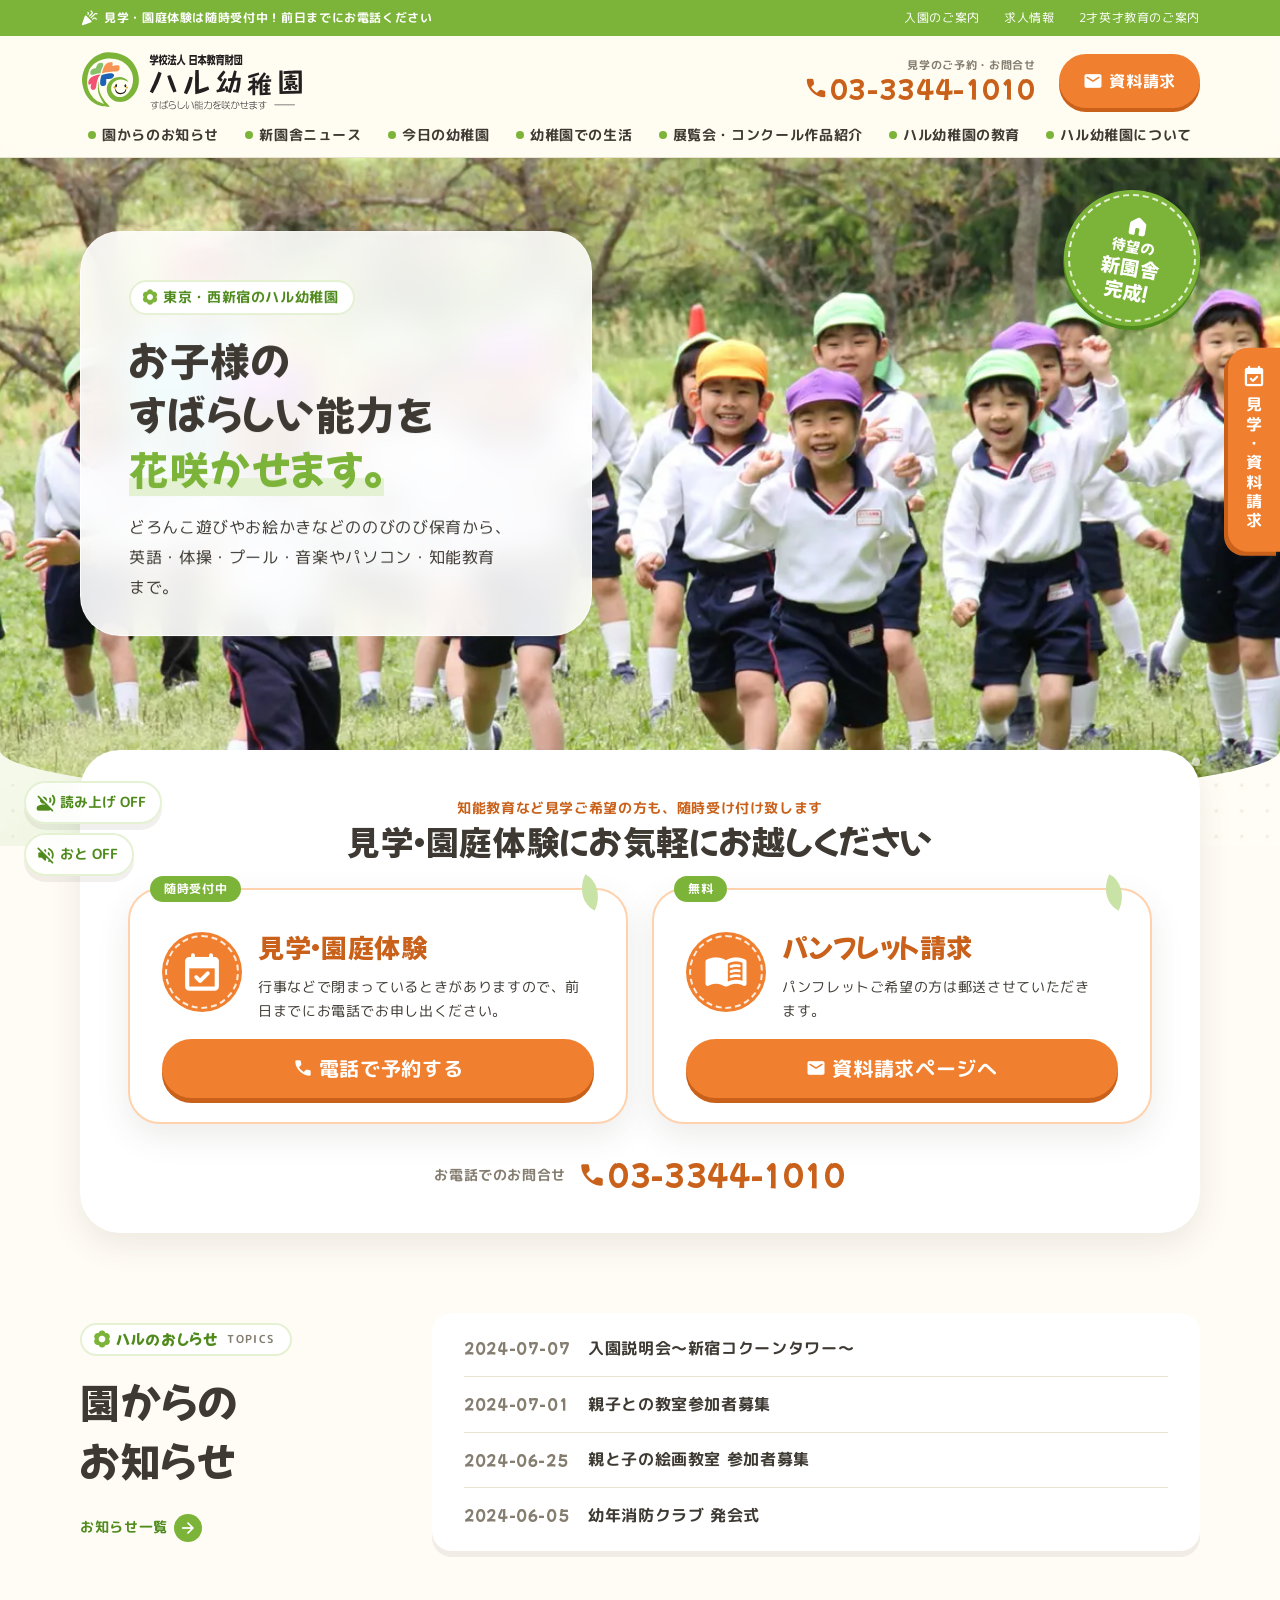
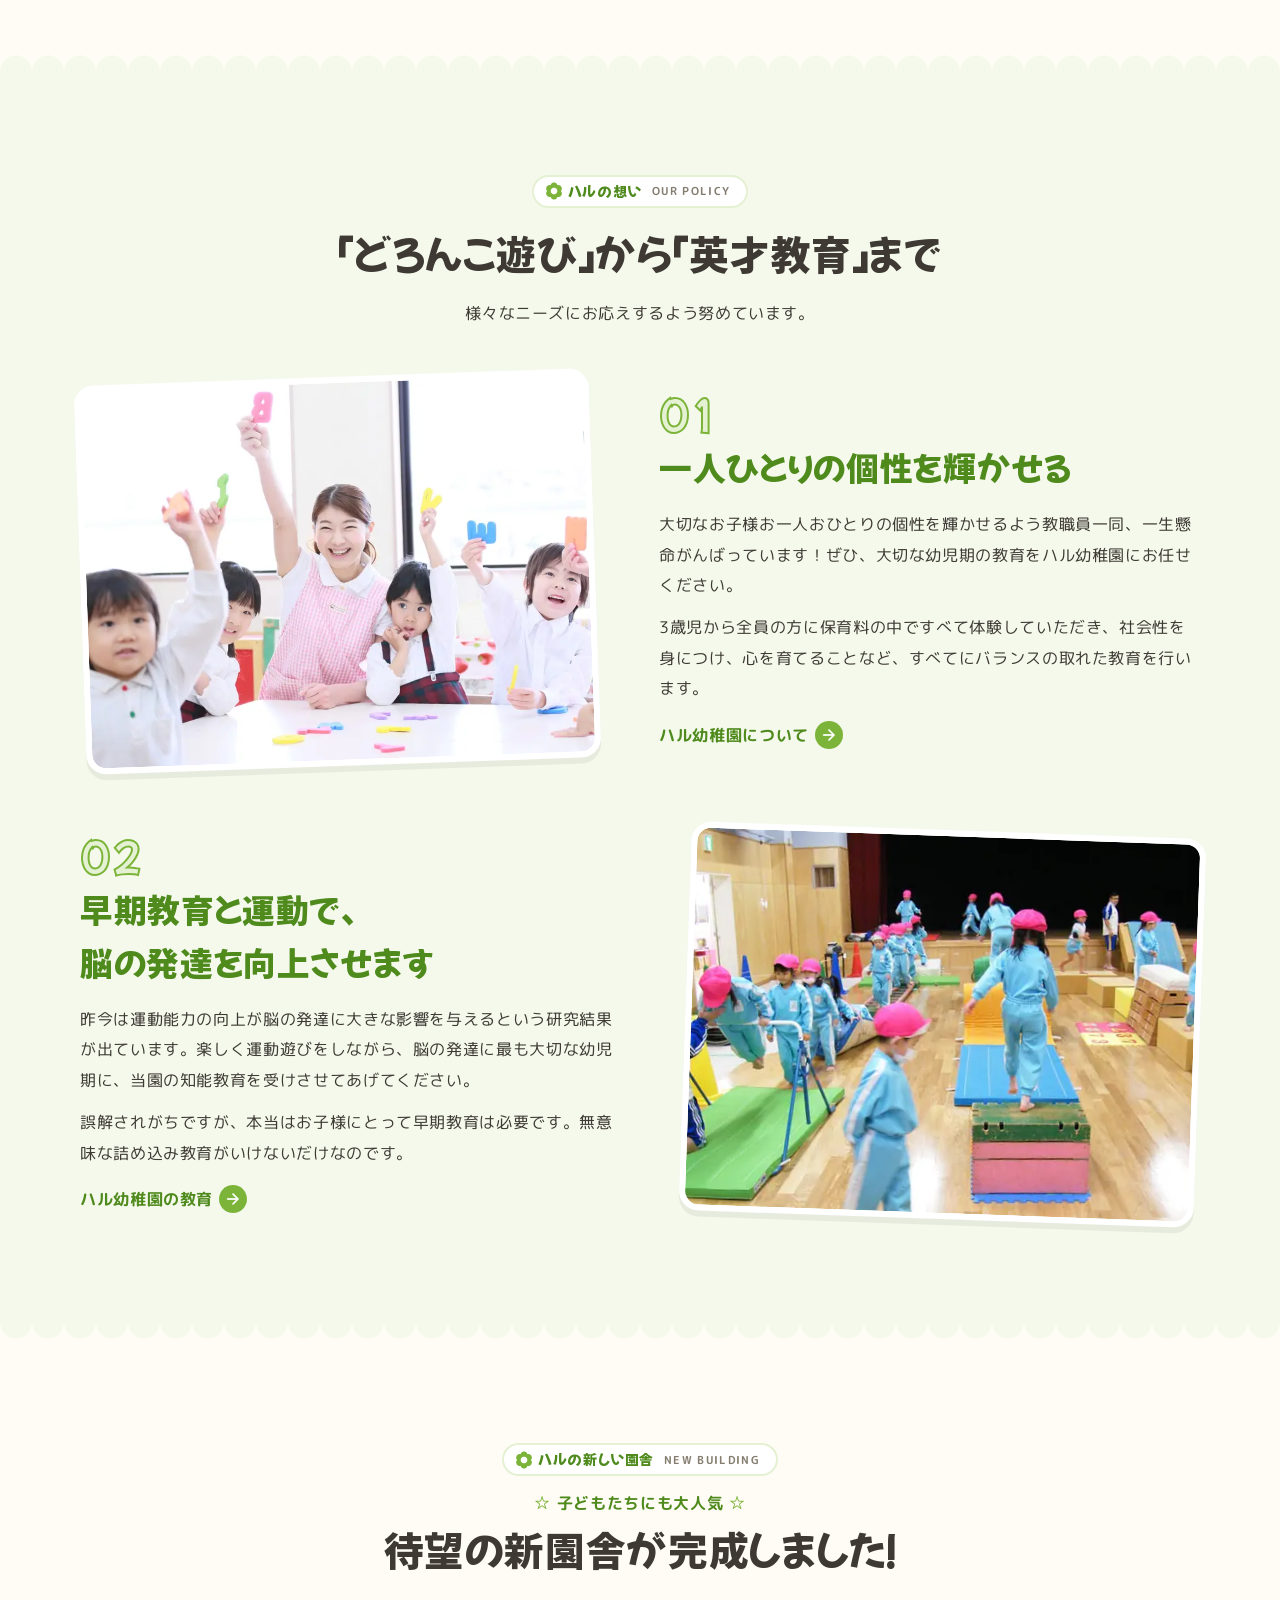
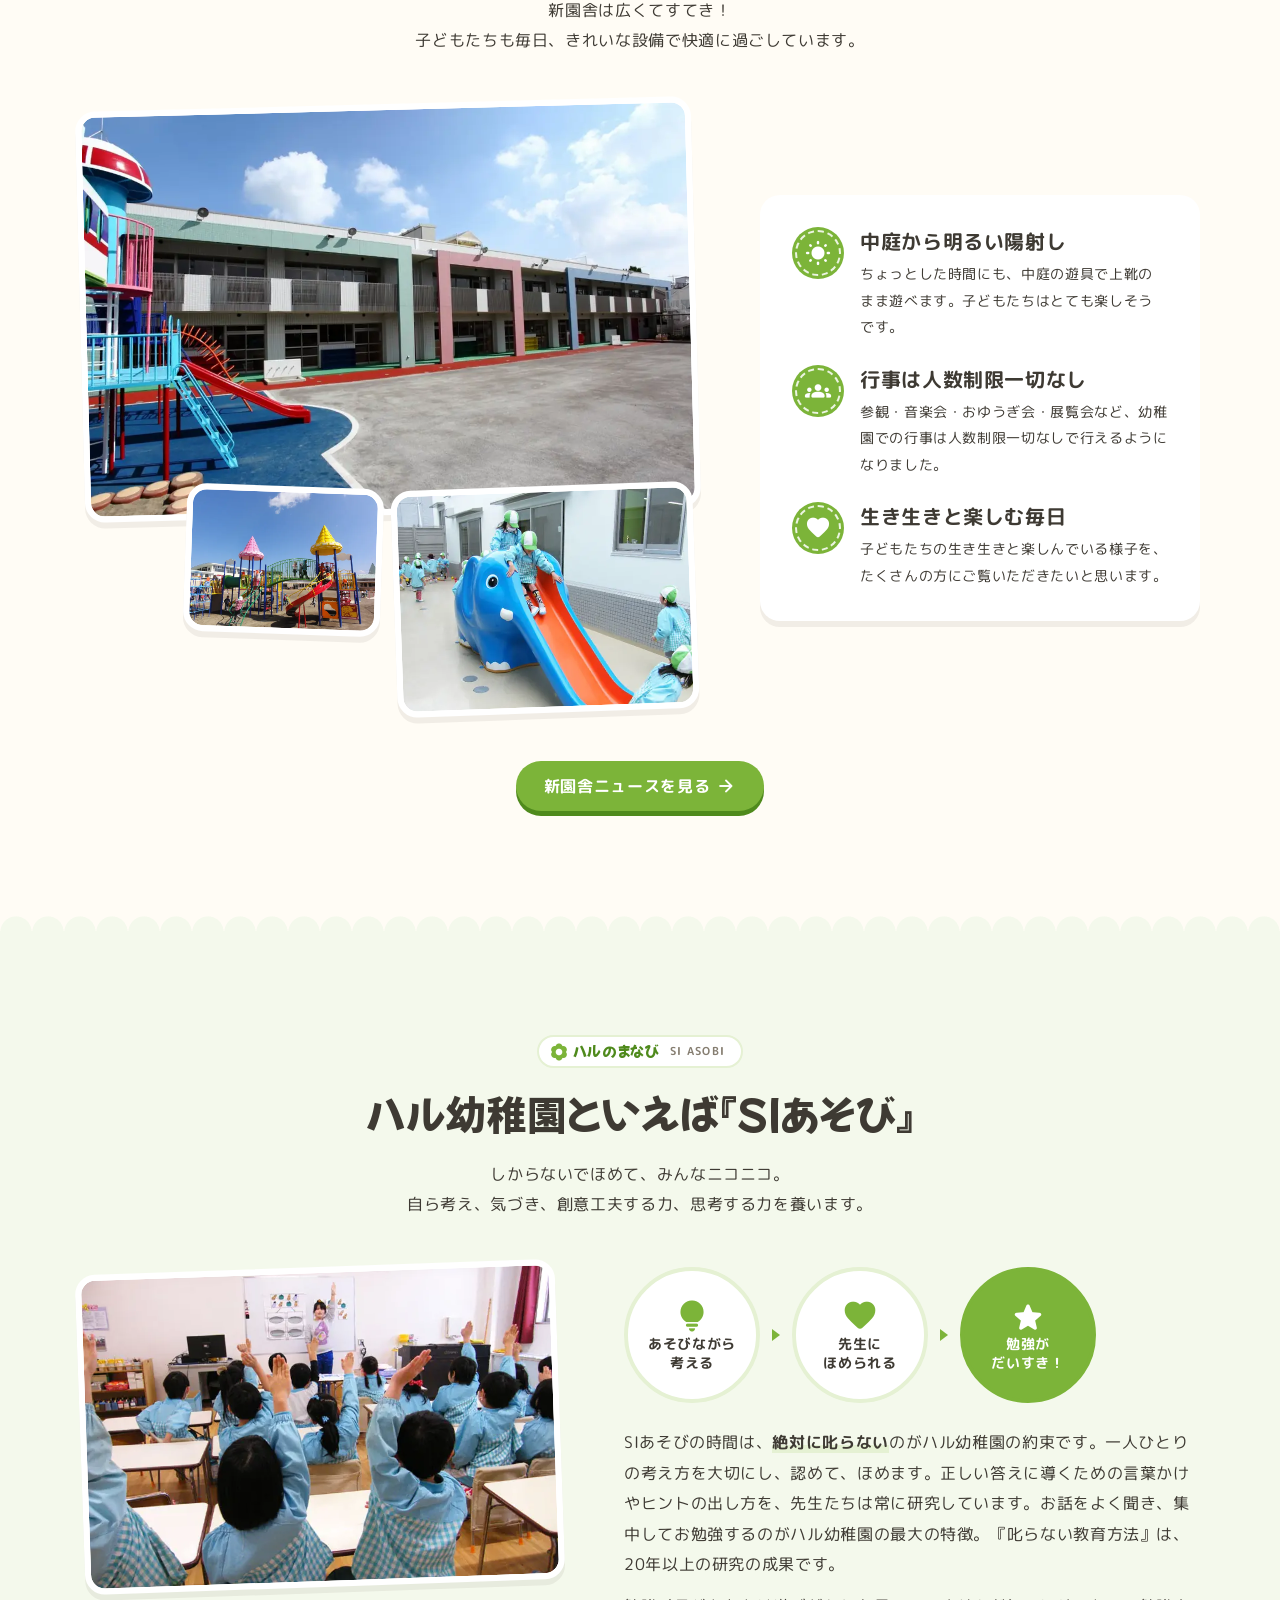
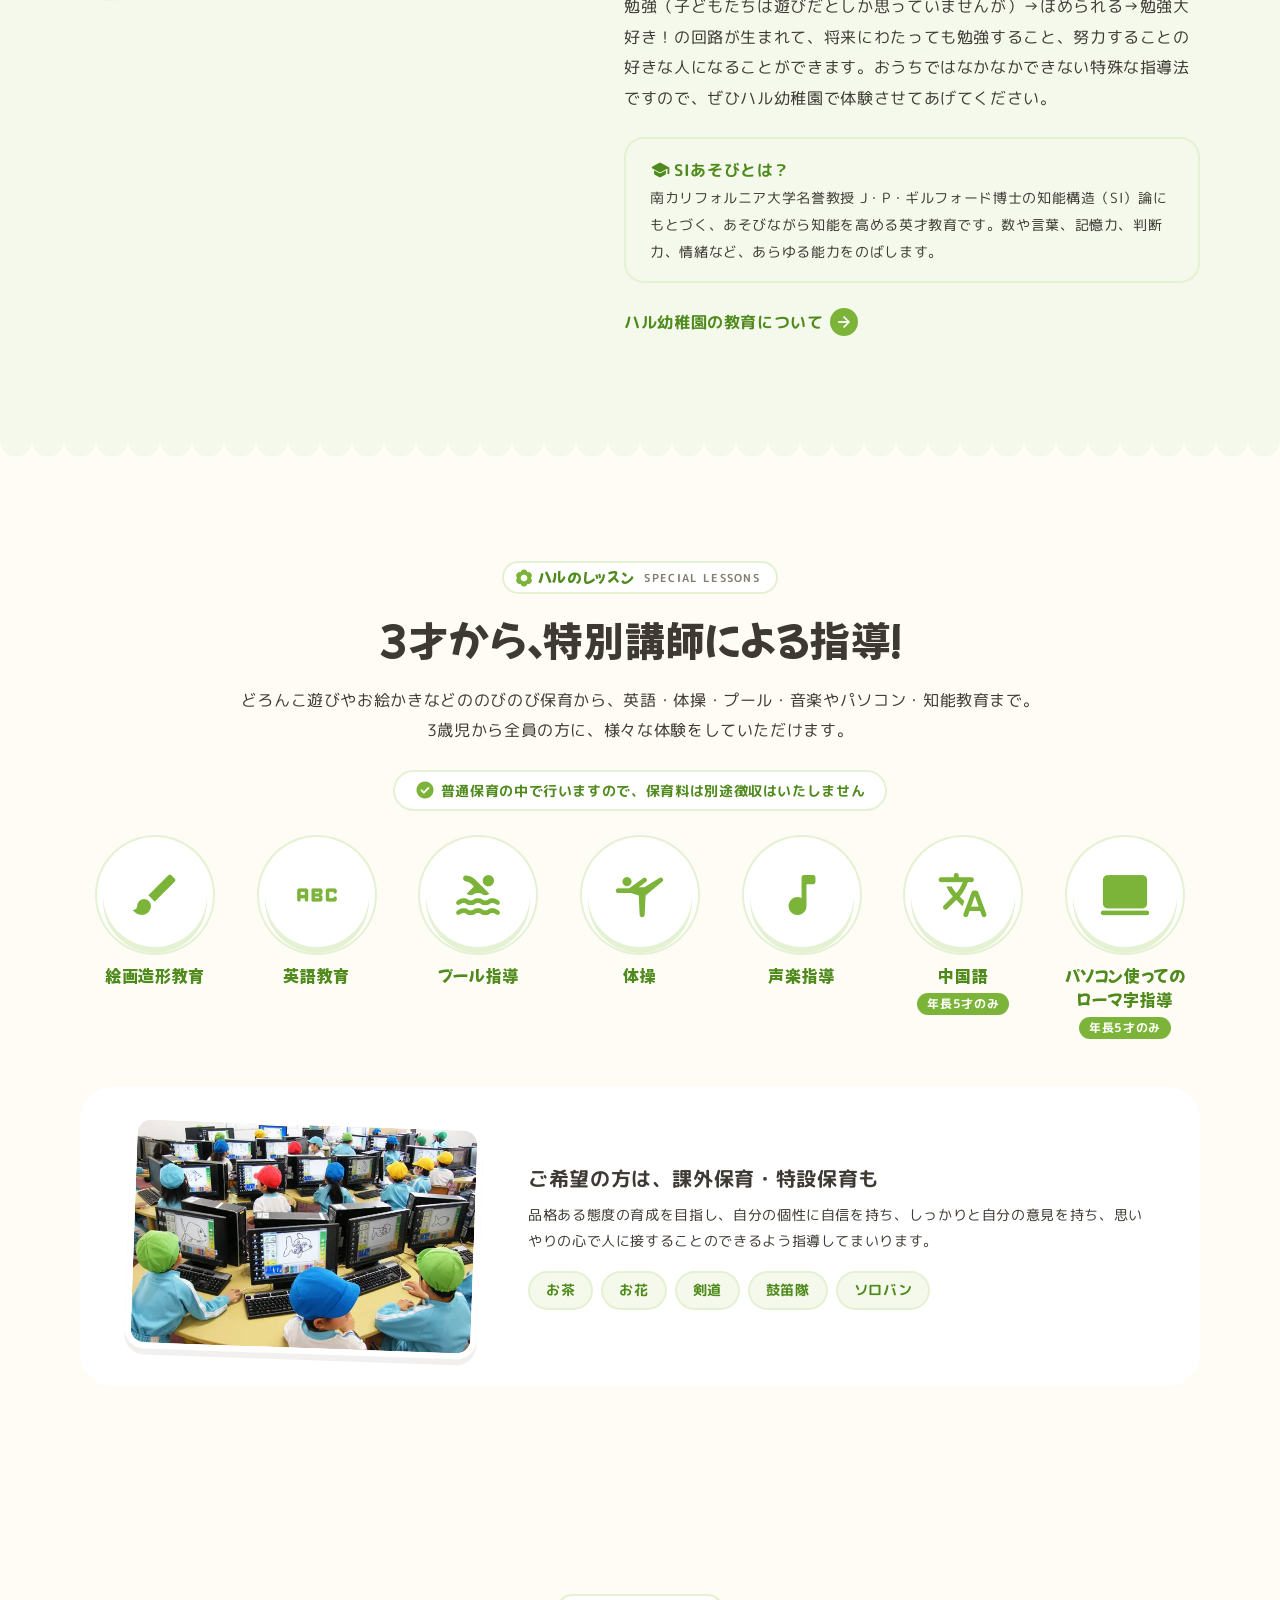
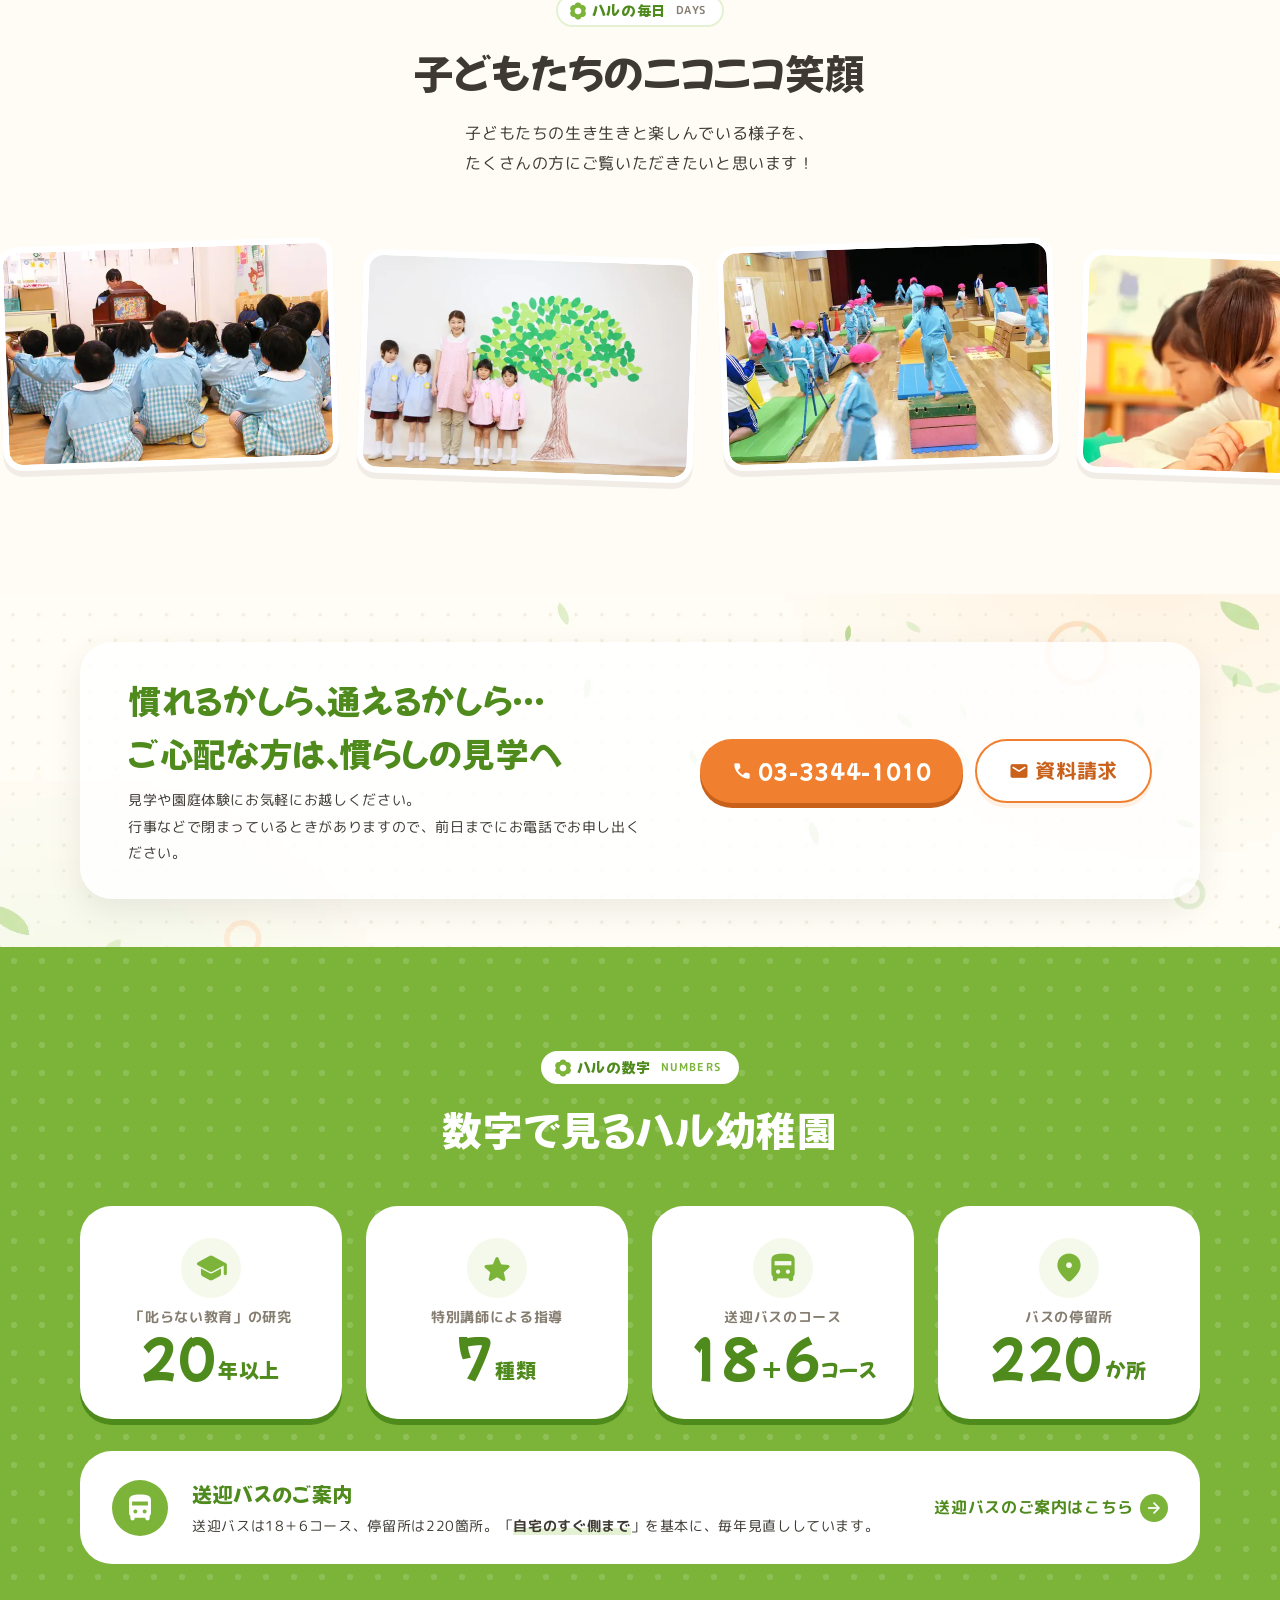
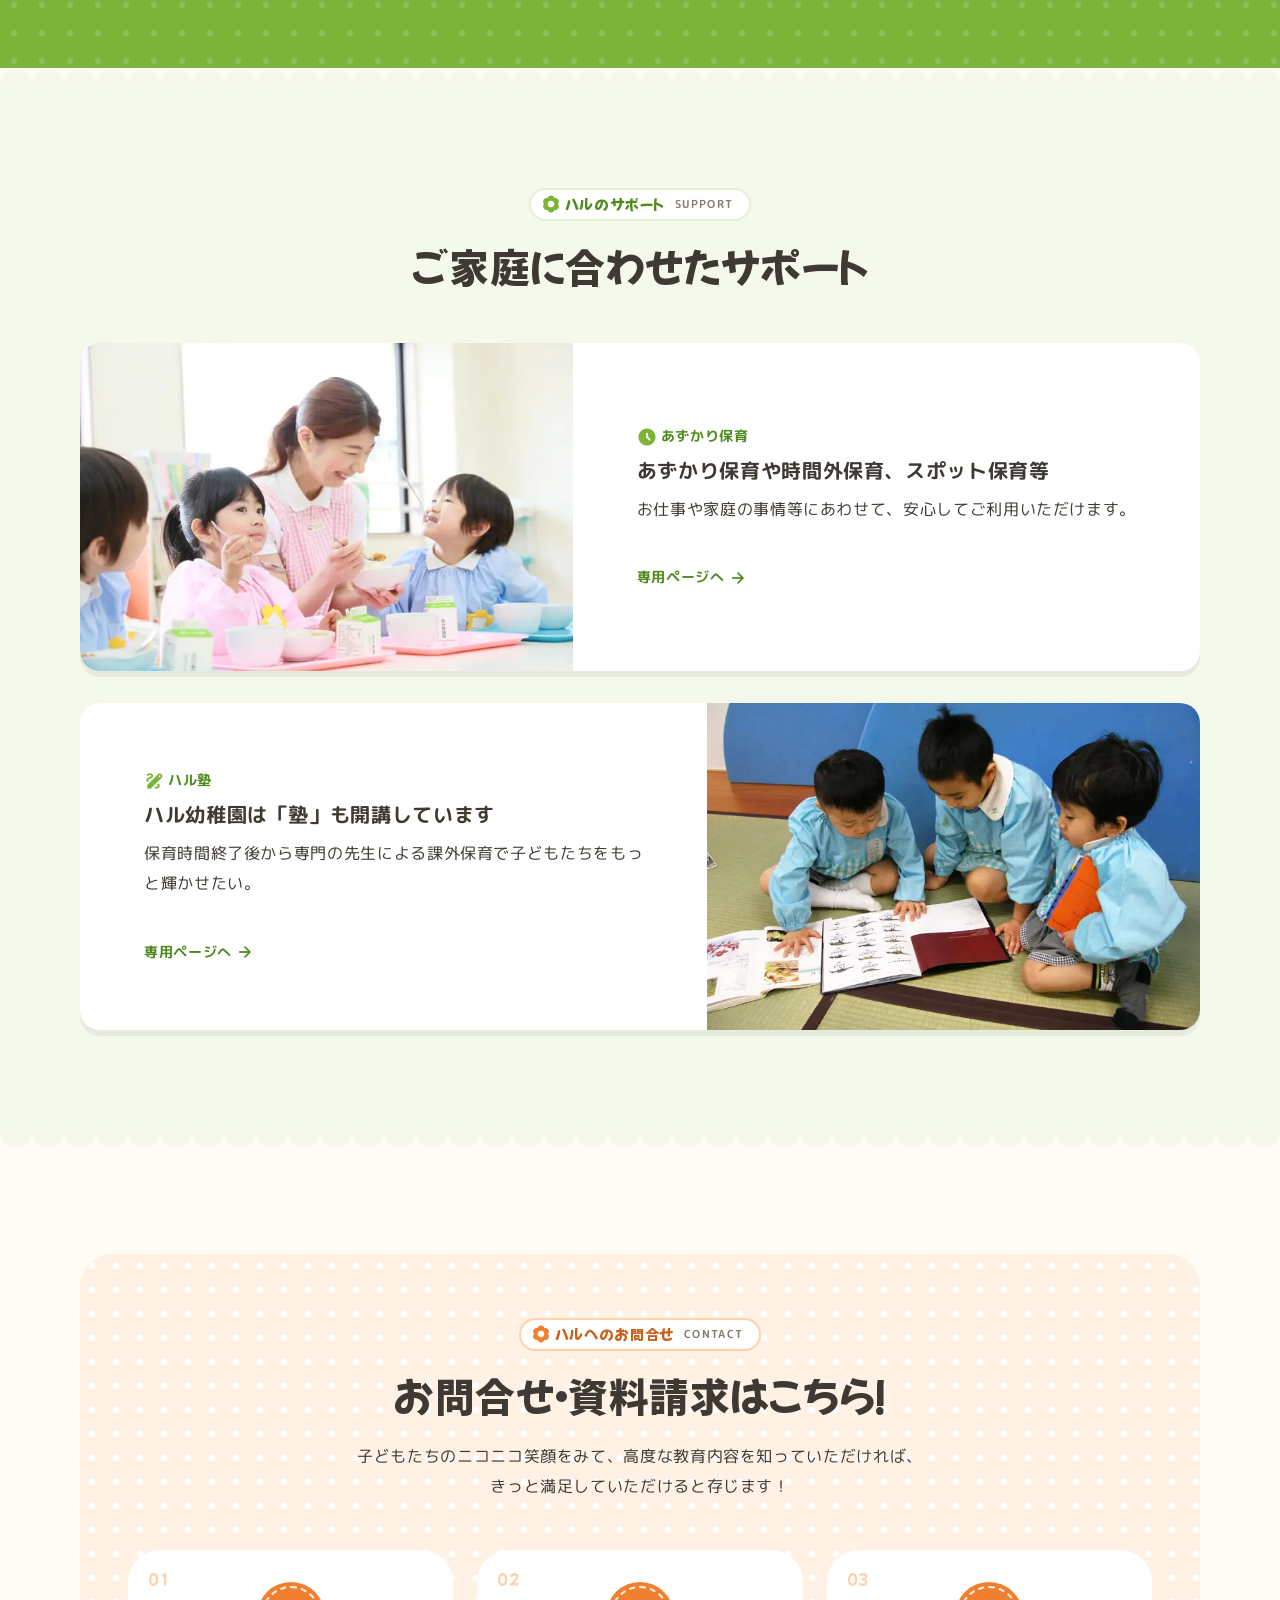
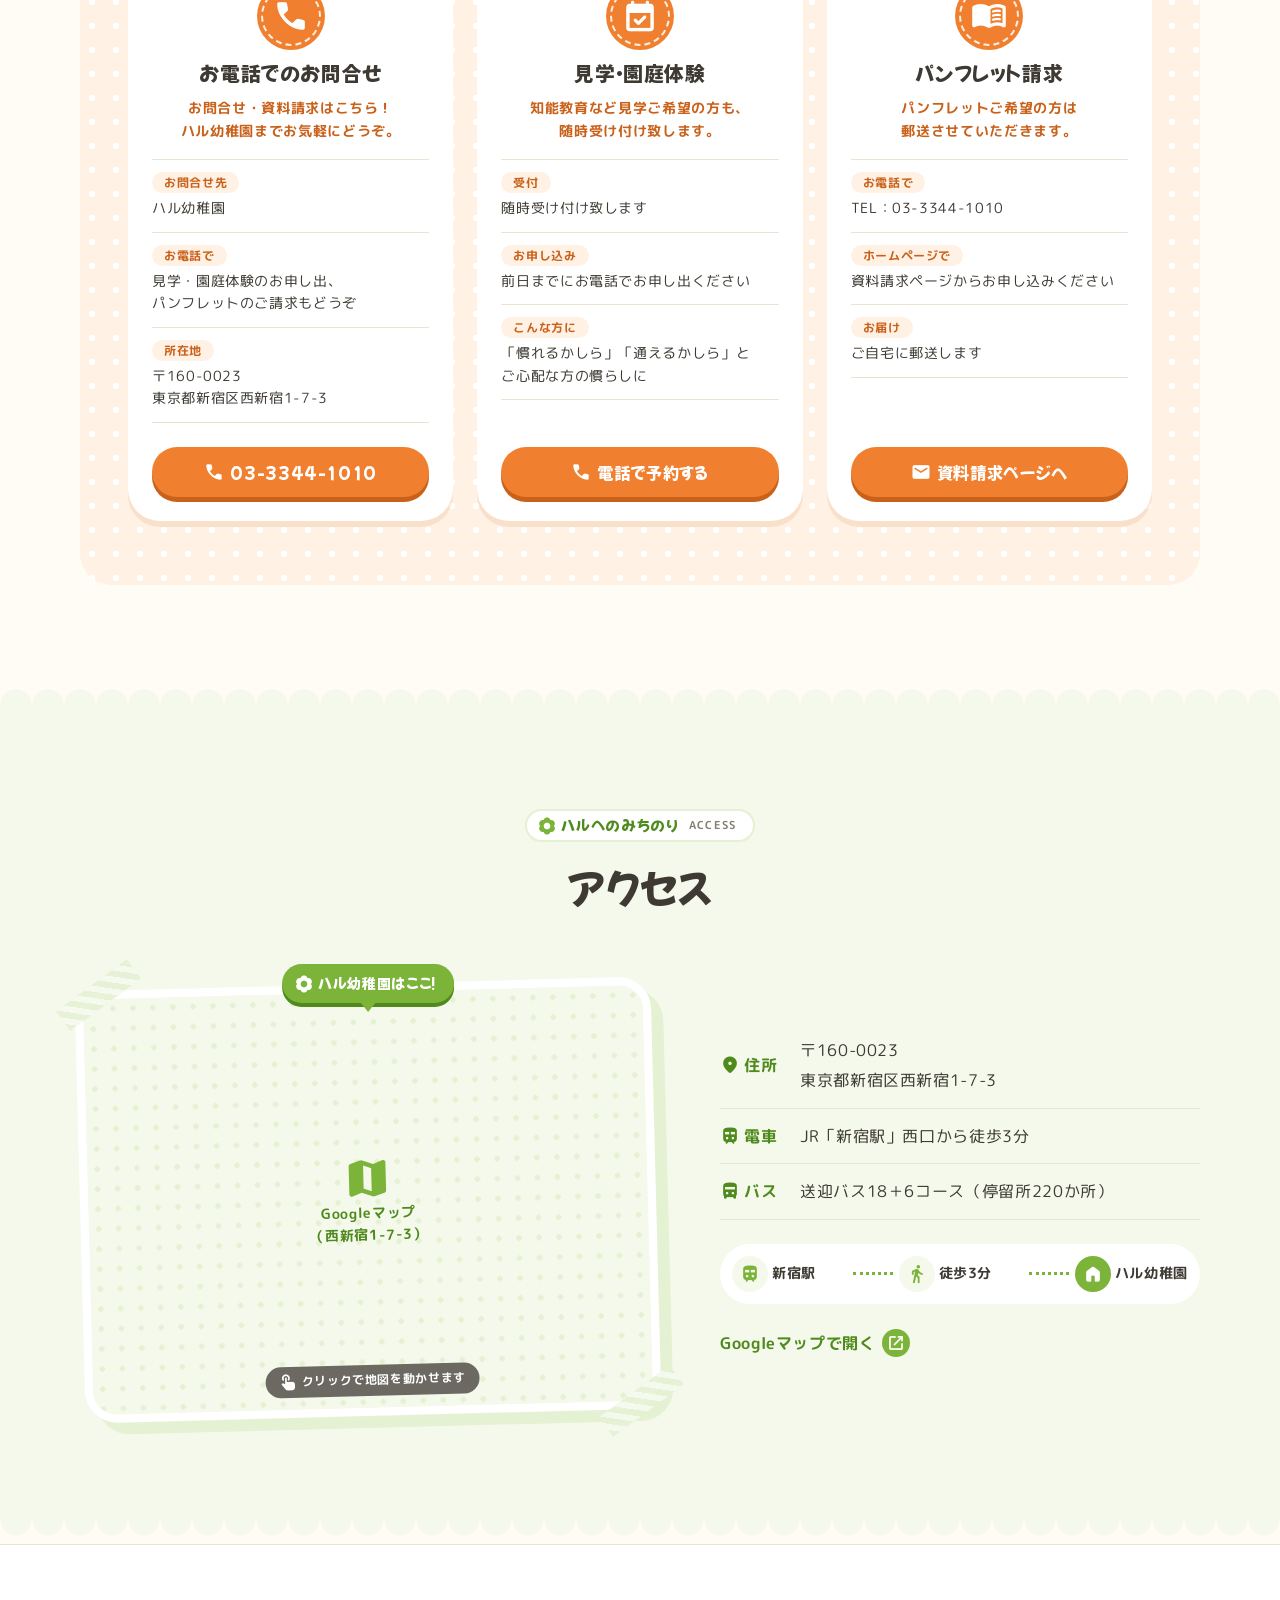
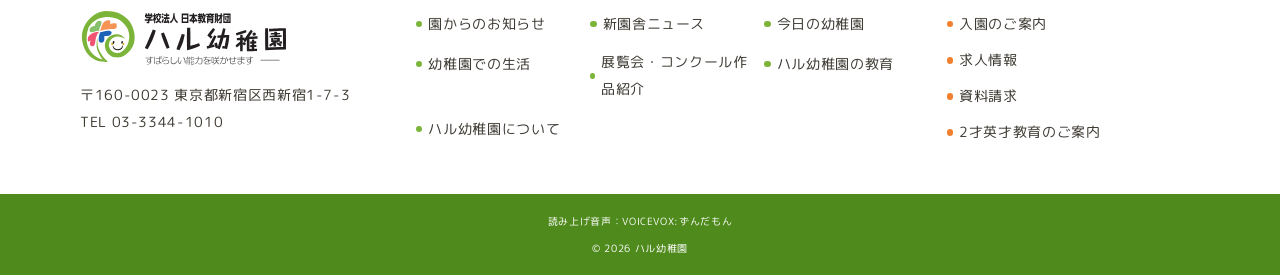
<file: index.html>
<!DOCTYPE html>
<html lang="ja">

<head>
  <meta charset="UTF-8">
  <meta name="viewport" content="width=device-width, initial-scale=1.0">
  <title>ハル幼稚園｜「できた！」にはなまるを。東京・西新宿の幼稚園</title>
  <meta name="description" content="東京・西新宿のハル幼稚園。叱らない知能教育「SIあそび」、3才からの特別講師による指導、待望の新園舎、送迎バス18＋6コース。見学・園庭体験は随時受け付けています。">
  <meta name="theme-color" content="#7cb439">

  <!-- OGP -->
  <meta property="og:type" content="website">
  <meta property="og:site_name" content="ハル幼稚園">
  <meta property="og:title" content="ハル幼稚園｜「できた！」にはなまるを。">
  <meta property="og:description" content="叱らない知能教育「SIあそび」と3才からの特別講師。お子様のすばらしい能力を花咲かせます。">
  <meta property="og:image" content="images/ogp.jpg">
  <meta name="twitter:card" content="summary_large_image">

  <!-- favicon -->
  <link rel="icon" href="favicon.ico" sizes="32x32">
  <link rel="apple-touch-icon" href="images/apple-touch-icon.png">

  <!-- Google Fonts（見出し：Mochiy Pop One／本文：M PLUS Rounded 1c／アイコン：Material Symbols Rounded） -->
  <link rel="preconnect" href="https://fonts.googleapis.com">
  <link rel="preconnect" href="https://fonts.gstatic.com" crossorigin>
  <link rel="stylesheet" href="https://fonts.googleapis.com/css2?family=M+PLUS+Rounded+1c:wght@400;700&family=Mochiy+Pop+One&display=swap">
  <link rel="stylesheet" href="https://fonts.googleapis.com/css2?family=Material+Symbols+Rounded:opsz,wght,FILL,GRAD@24,500,1,0&icon_names=abc,arrow_back,arrow_forward,arrow_upward,brush,call,celebration,check_circle,child_care,close,computer,directions_bus,directions_walk,door_open,draw,event_available,favorite,filter_vintage,groups,home,lightbulb,location_on,mail,map,menu,menu_book,music_note,open_in_new,pool,schedule,school,sports_gymnastics,star,touch_app,train,translate,volume_off,volume_up,wb_sunny,record_voice_over,voice_over_off&display=block">

  <link rel="stylesheet" href="css/reset.css">
  <link rel="stylesheet" href="css/style.css">
  <!-- WD27_05：Vue 3でナビ・コピーライトの共通化とMVのカルーセル -->
  <script src="js/vue.global.prod.js" defer></script>
  <script src="js/template.js" defer></script>
  <script src="js/carousel.js" defer></script>
  <script src="js/script.js" defer></script>
  <script src="js/sound.js" defer></script>
  <script src="js/zundamon-voices.js" defer></script>
  <script src="js/speech.js" defer></script>
  <script src="js/loader.js" defer></script>
  <script src="js/cursor.js" defer></script>

  <!-- 構造化データ -->
  <script type="application/ld+json">
  {
    "@context": "https://schema.org",
    "@type": "Preschool",
    "name": "ハル幼稚園",
    "description": "叱らない知能教育「SIあそび」と3才からの特別講師による指導を行う幼稚園です。",
    "telephone": "03-3344-1010",
    "address": {
      "@type": "PostalAddress",
      "postalCode": "160-0023",
      "addressRegion": "東京都",
      "addressLocality": "新宿区",
      "streetAddress": "西新宿1-7-3"
    }
  }
  </script>
</head>

<body>
  <!-- ローディング画面（読み込みが終わると消える） -->
  <!-- ローディング：サイトと同じ見た目（背景の光と葉っぱ、白いシールのカード、点線の模様） -->
  <div class="loader" id="loader" role="status" aria-label="読みこみ中">
    <span class="loader__leaf" aria-hidden="true"></span><span class="loader__leaf" aria-hidden="true"></span><span class="loader__leaf" aria-hidden="true"></span><span class="loader__leaf" aria-hidden="true"></span><span class="loader__leaf" aria-hidden="true"></span><span class="loader__leaf" aria-hidden="true"></span><span class="loader__leaf" aria-hidden="true"></span><span class="loader__leaf" aria-hidden="true"></span>
    <div class="loader__frame">
      <div class="loader__card">
        <img src="images/logo.svg" alt="ハル幼稚園" class="loader__logo" width="220" height="60">
        <div class="loader__bar" aria-hidden="true"><span></span></div>
        <p class="loader__percent" aria-live="off"><span class="loader__num">0</span>%</p>
      </div>
    </div>
  </div>

  <!-- ==================== ヘッダー ==================== -->
  <header class="header">
    <div class="header__util">
      <div class="header__util-inner">
        <p class="header__notice"><span class="material-symbols-rounded" aria-hidden="true">celebration</span>見学・園庭体験は随時受付中！前日までにお電話ください</p>
        <div id="util-navigation">
          <sub-navigation-template list-class="header__sub-list" link-class="header__sub-link" skip="資料請求"></sub-navigation-template>
        </div>
      </div>
    </div>

    <div class="header__main">
      <h1 class="header__logo">
        <a href="index.html"><img src="images/logo.svg" alt="学校法人 日本教育財団 ハル幼稚園" width="288" height="79"></a>
      </h1>

      <input type="checkbox" id="nav-toggle" class="header__toggle-check">
      <label for="nav-toggle" class="header__toggle" aria-label="メニューを開く">
        <span class="material-symbols-rounded header__toggle-open" aria-hidden="true">menu</span>
        <span class="material-symbols-rounded header__toggle-close" aria-hidden="true">close</span>
        <span class="header__toggle-text">MENU</span>
      </label>

      <nav class="nav" id="main-navigation" aria-label="メインメニュー">
        <header-navigation-template></header-navigation-template>
        <sub-navigation-template list-class="nav__sub-list"></sub-navigation-template>
        <a href="tel:0333441010" class="nav__tel"><span class="material-symbols-rounded" aria-hidden="true">call</span>03-3344-1010</a>
      </nav>

      <div class="header__contact">
        <a href="tel:0333441010" class="header__tel">
          <span class="header__tel-label">見学のご予約・お問合せ</span>
          <span class="header__tel-number"><span class="material-symbols-rounded" aria-hidden="true">call</span>03-3344-1010</span>
        </a>
        <a href="https://www.hal.ac.jp/tokyo" target="_blank" rel="noopener" class="header__cta"><span class="material-symbols-rounded" aria-hidden="true">mail</span>資料請求</a>
      </div>
    </div>
  </header>

  <main>
    <!-- ==================== メインビジュアル ==================== -->
    <section class="mv" aria-label="メインビジュアル">
      <div class="mv__inner">
        <div class="mv__photos" id="mv-slider">
          <ul class="mv__slides">
            <li class="mv__slide" v-for="(slide, index) in slides" :key="slide.img" :class="{ 'is-active': index === currentSlide }">
              <img :src="slide.img" :alt="slide.alt" :width="slide.width" :height="slide.height" :fetchpriority="index === 0 ? 'high' : 'low'">
            </li>
          </ul>
          <ul class="mv__dots" aria-hidden="true">
            <li class="mv__dot" v-for="(slide, index) in slides" :key="'dot' + index" :class="{ 'is-active': index === currentSlide }"></li>
          </ul>
          <a href="#new-building" class="mv__badge">
            <span class="material-symbols-rounded" aria-hidden="true">home</span>
            <span class="mv__badge-small">待望の</span>新園舎<br>完成！
          </a>
        </div>

        <div class="mv__body">
          <p class="mv__label"><span class="material-symbols-rounded" aria-hidden="true">filter_vintage</span>東京・西新宿のハル幼稚園</p>
          <h2 class="mv__copy">お子様の<br>すばらしい能力を<br><em class="mv__copy-em">花咲かせます。</em></h2>
          <p class="mv__lead">どろんこ遊びやお絵かきなどののびのび保育から、<br class="u-pc">英語・体操・プール・音楽やパソコン・知能教育まで。</p>
        </div>
      </div>
      <div class="mv__petals" aria-hidden="true">
        <span class="mv__petal"></span><span class="mv__petal"></span><span class="mv__petal"></span><span class="mv__petal"></span><span class="mv__petal"></span><span class="mv__petal"></span><span class="mv__petal"></span><span class="mv__petal"></span><span class="mv__petal"></span><span class="mv__petal"></span>
      </div>
    </section>

    <!-- ==================== 見学・資料請求（いちばんの入口） ==================== -->
    <section class="entry" aria-labelledby="entry-title">
      <div class="entry__inner container">
        <h2 class="entry__title" id="entry-title"><span class="entry__title-small">知能教育など見学ご希望の方も、<br class="u-sp">随時受け付け致します</span>見学・園庭体験に<br class="u-sp">お気軽にお越しください</h2>
        <ul class="entry__list">
          <li class="entry__item">
            <span class="entry__ribbon">随時受付中</span>
            <span class="entry__icon material-symbols-rounded" aria-hidden="true">event_available</span>
            <div class="entry__body">
              <h3 class="entry__name">見学・園庭体験</h3>
              <p class="entry__text">行事などで閉まっているときがありますので、前日までにお電話でお申し出ください。</p>
            </div>
            <a href="tel:0333441010" class="button button--accent button--large entry__button"><span class="material-symbols-rounded" aria-hidden="true">call</span>電話で予約する</a>
          </li>
          <li class="entry__item">
            <span class="entry__ribbon">無料</span>
            <span class="entry__icon material-symbols-rounded" aria-hidden="true">menu_book</span>
            <div class="entry__body">
              <h3 class="entry__name">パンフレット請求</h3>
              <p class="entry__text">パンフレットご希望の方は郵送させていただきます。</p>
            </div>
            <a href="https://www.hal.ac.jp/tokyo" target="_blank" rel="noopener" class="button button--accent button--large entry__button"><span class="material-symbols-rounded" aria-hidden="true">mail</span>資料請求ページへ</a>
          </li>
        </ul>
        <p class="entry__tel">お電話でのお問合せ<a href="tel:0333441010"><span class="material-symbols-rounded" aria-hidden="true">call</span>03-3344-1010</a></p>
      </div>
    </section>

    <!-- ==================== TOPICS ==================== -->
    <section class="topics section" id="topics">
      <div class="topics__inner container">
        <div class="heading heading--left topics__heading">
          <p class="heading__label"><span class="material-symbols-rounded" aria-hidden="true">filter_vintage</span>ハルのおしらせ<span class="heading__en">Topics</span></p>
          <h2 class="heading__ja">園からのお知らせ</h2>
          <a href="#" class="more topics__more">お知らせ一覧<span class="material-symbols-rounded" aria-hidden="true">arrow_forward</span></a>
        </div>
        <ul class="topics__list">
          <li class="topics__item">
            <a href="#" class="topics__link">
              <time datetime="2024-07-07" class="topics__date">2024-07-07</time>
              <span class="topics__title">入園説明会～新宿コクーンタワー～</span>
            </a>
          </li>
          <li class="topics__item">
            <a href="#" class="topics__link">
              <time datetime="2024-07-01" class="topics__date">2024-07-01</time>
              <span class="topics__title">親子との教室参加者募集</span>
            </a>
          </li>
          <li class="topics__item">
            <a href="#" class="topics__link">
              <time datetime="2024-06-25" class="topics__date">2024-06-25</time>
              <span class="topics__title">親と子の絵画教室 参加者募集</span>
            </a>
          </li>
          <li class="topics__item">
            <a href="#" class="topics__link">
              <time datetime="2024-06-05" class="topics__date">2024-06-05</time>
              <span class="topics__title">幼年消防クラブ 発会式</span>
            </a>
          </li>
        </ul>
      </div>
    </section>

    <!-- ==================== ハルの想い（クライアント情報 1・2） ==================== -->
    <section class="about section section--tint" id="about">
      <div class="container">
        <div class="heading">
          <p class="heading__label"><span class="material-symbols-rounded" aria-hidden="true">filter_vintage</span>ハルの想い<span class="heading__en">Our Policy</span></p>
          <h2 class="heading__ja">「どろんこ遊び」から<br class="u-sp">「英才教育」まで</h2>
          <p class="heading__lead">様々なニーズにお応えするよう努めています。</p>
        </div>
        <div class="about__list">
          <article class="about__item">
            <figure class="sticker about__photo"><img src="images/photo-22.webp" alt="先生と一緒に文字のブロックを高くかかげる子どもたち" width="900" height="720" loading="lazy"></figure>
            <div class="about__body">
              <p class="about__num">01</p>
              <h3 class="about__title">一人ひとりの個性を輝かせる</h3>
              <p class="about__text">大切なお子様お一人おひとりの個性を輝かせるよう教職員一同、一生懸命がんばっています！ぜひ、大切な幼児期の教育をハル幼稚園にお任せください。</p>
              <p class="about__text">3歳児から全員の方に保育料の中ですべて体験していただき、社会性を身につけ、心を育てることなど、すべてにバランスの取れた教育を行います。</p>
              <a href="#" class="more">ハル幼稚園について<span class="material-symbols-rounded" aria-hidden="true">arrow_forward</span></a>
            </div>
          </article>
          <article class="about__item">
            <figure class="sticker about__photo"><img src="images/photo-10.webp" alt="体育館で平均台やマットの運動あそびをする子どもたち" width="700" height="525" loading="lazy"></figure>
            <div class="about__body">
              <p class="about__num">02</p>
              <h3 class="about__title">早期教育と運動で、<br>脳の発達を向上させます</h3>
              <p class="about__text">昨今は運動能力の向上が脳の発達に大きな影響を与えるという研究結果が出ています。楽しく運動遊びをしながら、脳の発達に最も大切な幼児期に、当園の知能教育を受けさせてあげてください。</p>
              <p class="about__text">誤解されがちですが、本当はお子様にとって早期教育は必要です。無意味な詰め込み教育がいけないだけなのです。</p>
              <a href="#" class="more">ハル幼稚園の教育<span class="material-symbols-rounded" aria-hidden="true">arrow_forward</span></a>
            </div>
          </article>
        </div>
      </div>
    </section>

    <!-- ==================== 新園舎 ==================== -->
    <section class="building section" id="new-building">
      <div class="container">
        <div class="heading">
          <p class="heading__label"><span class="material-symbols-rounded" aria-hidden="true">filter_vintage</span>ハルの新しい園舎<span class="heading__en">New Building</span></p>
          <h2 class="heading__ja"><span class="heading__pre">子どもたちにも大人気</span>待望の新園舎が完成しました！</h2>
          <p class="heading__lead">新園舎は広くてすてき！<br class="u-pc">子どもたちも毎日、きれいな設備で快適に過ごしています。</p>
        </div>

        <div class="building__body">
          <div class="building__photos">
            <figure class="sticker building__photo building__photo--main"><img src="images/photo-17.webp" alt="カラフルな遊具がある新園舎と園庭" width="1000" height="666" loading="lazy"></figure>
            <figure class="sticker building__photo building__photo--sub1"><img src="images/photo-15.webp" alt="中庭のお城のような遊具" width="700" height="525" loading="lazy"></figure>
            <figure class="sticker building__photo building__photo--sub2"><img src="images/photo-08.webp" alt="ぞうのすべり台で遊ぶ子どもたち" width="600" height="397" loading="lazy"></figure>
          </div>

          <ul class="building__points">
            <li class="point">
              <span class="point__icon material-symbols-rounded" aria-hidden="true">wb_sunny</span>
              <div>
                <h3 class="point__title">中庭から明るい陽射し</h3>
                <p class="point__text">ちょっとした時間にも、中庭の遊具で上靴のまま遊べます。子どもたちはとても楽しそうです。</p>
              </div>
            </li>
            <li class="point">
              <span class="point__icon material-symbols-rounded" aria-hidden="true">groups</span>
              <div>
                <h3 class="point__title">行事は人数制限一切なし</h3>
                <p class="point__text">参観・音楽会・おゆうぎ会・展覧会など、幼稚園での行事は人数制限一切なしで行えるようになりました。</p>
              </div>
            </li>
            <li class="point">
              <span class="point__icon material-symbols-rounded" aria-hidden="true">favorite</span>
              <div>
                <h3 class="point__title">生き生きと楽しむ毎日</h3>
                <p class="point__text">子どもたちの生き生きと楽しんでいる様子を、たくさんの方にご覧いただきたいと思います。</p>
              </div>
            </li>
          </ul>
        </div>
        <p class="u-center"><a href="#" class="button button--main">新園舎ニュースを見る<span class="material-symbols-rounded" aria-hidden="true">arrow_forward</span></a></p>
      </div>
    </section>

    <!-- ==================== SIあそび ==================== -->
    <section class="si section section--tint" id="si">
      <div class="container">
        <div class="heading">
          <p class="heading__label"><span class="material-symbols-rounded" aria-hidden="true">filter_vintage</span>ハルのまなび<span class="heading__en">SI Asobi</span></p>
          <h2 class="heading__ja">ハル幼稚園といえば<br class="u-sp">『SIあそび』</h2>
          <p class="heading__lead">しからないでほめて、みんなニコニコ。<br>自ら考え、気づき、創意工夫する力、思考する力を養います。</p>
        </div>

        <div class="si__body">
          <figure class="sticker si__photo"><img src="images/photo-05.webp" alt="先生の問いかけに元気よく手をあげる子どもたち" width="690" height="457" loading="lazy"></figure>

          <div class="si__text">
            <ol class="si__flow">
              <li class="si__step">
                <span class="si__step-icon material-symbols-rounded" aria-hidden="true">lightbulb</span>
                <span class="si__step-text">あそびながら<br>考える</span>
              </li>
              <li class="si__step">
                <span class="si__step-icon material-symbols-rounded" aria-hidden="true">favorite</span>
                <span class="si__step-text">先生に<br>ほめられる</span>
              </li>
              <li class="si__step">
                <span class="si__step-icon material-symbols-rounded" aria-hidden="true">star</span>
                <span class="si__step-text">勉強が<br>だいすき！</span>
              </li>
            </ol>
            <p class="si__desc">SIあそびの時間は、<strong class="u-marker">絶対に叱らない</strong>のがハル幼稚園の約束です。一人ひとりの考え方を大切にし、認めて、ほめます。正しい答えに導くための言葉かけやヒントの出し方を、先生たちは常に研究しています。お話をよく聞き、集中してお勉強するのがハル幼稚園の最大の特徴。『叱らない教育方法』は、20年以上の研究の成果です。</p>
            <p class="si__desc">勉強（子どもたちは遊びだとしか思っていませんが）→ほめられる→勉強大好き！の回路が生まれて、将来にわたっても勉強すること、努力することの好きな人になることができます。おうちではなかなかできない特殊な指導法ですので、ぜひハル幼稚園で体験させてあげてください。</p>
            <div class="si__note">
              <p class="si__note-title"><span class="material-symbols-rounded" aria-hidden="true">school</span>SIあそびとは？</p>
              <p class="si__note-text">南カリフォルニア大学名誉教授 J・P・ギルフォード博士の知能構造（SI）論にもとづく、あそびながら知能を高める英才教育です。数や言葉、記憶力、判断力、情緒など、あらゆる能力をのばします。</p>
            </div>
            <a href="#" class="more">ハル幼稚園の教育について<span class="material-symbols-rounded" aria-hidden="true">arrow_forward</span></a>
          </div>
        </div>
      </div>
    </section>

    <!-- ==================== 特別講師 ==================== -->
    <section class="lessons section" id="lessons">
      <div class="container">
        <div class="heading">
          <p class="heading__label"><span class="material-symbols-rounded" aria-hidden="true">filter_vintage</span>ハルのレッスン<span class="heading__en">Special Lessons</span></p>
          <h2 class="heading__ja">3才から、<br class="u-sp">特別講師による指導！</h2>
          <p class="heading__lead">どろんこ遊びやお絵かきなどののびのび保育から、英語・体操・プール・音楽やパソコン・知能教育まで。<br class="u-pc">3歳児から全員の方に、様々な体験をしていただけます。</p>
        </div>

        <p class="lessons__badge"><span class="material-symbols-rounded" aria-hidden="true">check_circle</span>普通保育の中で行いますので、保育料は別途徴収はいたしません</p>

        <ul class="lessons__list">
          <li class="lesson">
            <span class="lesson__icon material-symbols-rounded" aria-hidden="true">brush</span>
            <h3 class="lesson__name">絵画造形教育</h3>
          </li>
          <li class="lesson">
            <span class="lesson__icon material-symbols-rounded" aria-hidden="true">abc</span>
            <h3 class="lesson__name">英語教育</h3>
          </li>
          <li class="lesson">
            <span class="lesson__icon material-symbols-rounded" aria-hidden="true">pool</span>
            <h3 class="lesson__name">プール指導</h3>
          </li>
          <li class="lesson">
            <span class="lesson__icon material-symbols-rounded" aria-hidden="true">sports_gymnastics</span>
            <h3 class="lesson__name">体操</h3>
          </li>
          <li class="lesson">
            <span class="lesson__icon material-symbols-rounded" aria-hidden="true">music_note</span>
            <h3 class="lesson__name">声楽指導</h3>
          </li>
          <li class="lesson">
            <span class="lesson__icon material-symbols-rounded" aria-hidden="true">translate</span>
            <h3 class="lesson__name">中国語</h3>
            <p class="lesson__note">年長5才のみ</p>
          </li>
          <li class="lesson">
            <span class="lesson__icon material-symbols-rounded" aria-hidden="true">computer</span>
            <h3 class="lesson__name">パソコン使っての<br>ローマ字指導</h3>
            <p class="lesson__note">年長5才のみ</p>
          </li>
        </ul>

        <div class="lessons__extra">
          <figure class="sticker lessons__photo"><img src="images/photo-06.webp" alt="パソコンの授業を受ける年長の子どもたち" width="600" height="397" loading="lazy"></figure>
          <div class="lessons__extra-body">
            <h3 class="lessons__extra-title">ご希望の方は、課外保育・特設保育も</h3>
            <p class="lessons__extra-text">品格ある態度の育成を目指し、自分の個性に自信を持ち、しっかりと自分の意見を持ち、思いやりの心で人に接することのできるよう指導してまいります。</p>
            <ul class="chips">
              <li class="chip">お茶</li>
              <li class="chip">お花</li>
              <li class="chip">剣道</li>
              <li class="chip">鼓笛隊</li>
              <li class="chip">ソロバン</li>
            </ul>
          </div>
        </div>
      </div>
    </section>

    <!-- ==================== ハルの毎日（写真が流れる帯） ==================== -->
    <section class="days section" id="days">
      <div class="container">
        <div class="heading">
          <p class="heading__label"><span class="material-symbols-rounded" aria-hidden="true">filter_vintage</span>ハルの毎日<span class="heading__en">Days</span></p>
          <h2 class="heading__ja">子どもたちのニコニコ笑顔</h2>
          <p class="heading__lead">子どもたちの生き生きと楽しんでいる様子を、<br class="u-pc">たくさんの方にご覧いただきたいと思います！</p>
        </div>
      </div>
      <div class="days__marquee">
        <div class="days__track">
          <ul class="days__list">
            <li class="days__item"><figure class="sticker days__photo"><img src="images/photo-11.webp" alt="紙芝居を聞く子どもたち" width="600" height="400" loading="lazy"></figure></li>
            <li class="days__item"><figure class="sticker days__photo"><img src="images/photo-21.webp" alt="木の壁画の前でならぶ子どもたち" width="600" height="400" loading="lazy"></figure></li>
            <li class="days__item"><figure class="sticker days__photo"><img src="images/photo-10.webp" alt="体操をする子どもたち" width="600" height="400" loading="lazy"></figure></li>
            <li class="days__item"><figure class="sticker days__photo"><img src="images/photo-20.webp" alt="おもちゃで遊ぶ子ども" width="600" height="400" loading="lazy"></figure></li>
            <li class="days__item"><figure class="sticker days__photo"><img src="images/photo-09.webp" alt="元気に歌う子どもたち" width="600" height="400" loading="lazy"></figure></li>
            <li class="days__item"><figure class="sticker days__photo"><img src="images/photo-04.webp" alt="工作をする子どもたち" width="600" height="400" loading="lazy"></figure></li>
            <li class="days__item"><figure class="sticker days__photo"><img src="images/photo-02.webp" alt="朝のしたくをする子どもたち" width="600" height="400" loading="lazy"></figure></li>
            <li class="days__item"><figure class="sticker days__photo"><img src="images/photo-01.webp" alt="新しい園舎の外観" width="600" height="400" loading="lazy"></figure></li>
            <li class="days__item"><figure class="sticker days__photo"><img src="images/photo-19.webp" alt="カラフルな衣装でおゆうぎ会に出る子どもたち" width="600" height="400" loading="lazy"></figure></li>
            <li class="days__item"><figure class="sticker days__photo"><img src="images/photo-18.webp" alt="みんなでお昼ごはんを食べる子どもたち" width="600" height="400" loading="lazy"></figure></li>
            <li class="days__item"><figure class="sticker days__photo"><img src="images/photo-24.webp" alt="折り紙で製作をする子どもたち" width="600" height="400" loading="lazy"></figure></li>
            <li class="days__item"><figure class="sticker days__photo"><img src="images/photo-03.webp" alt="床に座ってカードあそびをする子どもたち" width="600" height="400" loading="lazy"></figure></li>
            <li class="days__item"><figure class="sticker days__photo"><img src="images/photo-14.webp" alt="手をつないで園庭を歩く子どもたち" width="600" height="400" loading="lazy"></figure></li>
          </ul>
          <ul class="days__list" aria-hidden="true">
            <li class="days__item"><figure class="sticker days__photo"><img src="images/photo-11.webp" alt="" width="600" height="400" loading="lazy"></figure></li>
            <li class="days__item"><figure class="sticker days__photo"><img src="images/photo-21.webp" alt="" width="600" height="400" loading="lazy"></figure></li>
            <li class="days__item"><figure class="sticker days__photo"><img src="images/photo-10.webp" alt="" width="600" height="400" loading="lazy"></figure></li>
            <li class="days__item"><figure class="sticker days__photo"><img src="images/photo-20.webp" alt="" width="600" height="400" loading="lazy"></figure></li>
            <li class="days__item"><figure class="sticker days__photo"><img src="images/photo-09.webp" alt="" width="600" height="400" loading="lazy"></figure></li>
            <li class="days__item"><figure class="sticker days__photo"><img src="images/photo-04.webp" alt="" width="600" height="400" loading="lazy"></figure></li>
            <li class="days__item"><figure class="sticker days__photo"><img src="images/photo-02.webp" alt="" width="600" height="400" loading="lazy"></figure></li>
            <li class="days__item"><figure class="sticker days__photo"><img src="images/photo-01.webp" alt="" width="600" height="400" loading="lazy"></figure></li>
            <li class="days__item"><figure class="sticker days__photo"><img src="images/photo-19.webp" alt="" width="600" height="400" loading="lazy"></figure></li>
            <li class="days__item"><figure class="sticker days__photo"><img src="images/photo-18.webp" alt="" width="600" height="400" loading="lazy"></figure></li>
            <li class="days__item"><figure class="sticker days__photo"><img src="images/photo-24.webp" alt="" width="600" height="400" loading="lazy"></figure></li>
            <li class="days__item"><figure class="sticker days__photo"><img src="images/photo-03.webp" alt="" width="600" height="400" loading="lazy"></figure></li>
            <li class="days__item"><figure class="sticker days__photo"><img src="images/photo-14.webp" alt="" width="600" height="400" loading="lazy"></figure></li>
          </ul>
        </div>
      </div>
    </section>

    <!-- ==================== 見学のおさそい（途中のお問合せ帯） ==================== -->
    <aside class="cta-band" aria-label="見学・資料請求のご案内">
      <div class="cta-band__inner container">
        <div class="cta-band__text">
          <p class="cta-band__title">慣れるかしら、通えるかしら…<br>ご心配な方は、慣らしの見学へ</p>
          <p class="cta-band__lead">見学や園庭体験にお気軽にお越しください。<br class="u-pc">行事などで閉まっているときがありますので、前日までにお電話でお申し出ください。</p>
        </div>
        <div class="cta-band__buttons">
          <a href="tel:0333441010" class="button button--accent button--large"><span class="material-symbols-rounded" aria-hidden="true">call</span>03-3344-1010</a>
          <a href="https://www.hal.ac.jp/tokyo" target="_blank" rel="noopener" class="button button--outline button--large"><span class="material-symbols-rounded" aria-hidden="true">mail</span>資料請求</a>
        </div>
      </div>
    </aside>

    <!-- ==================== 数字で見るハル幼稚園＋送迎バス ==================== -->
    <section class="numbers section" id="bus">
      <div class="container">
        <div class="heading">
          <p class="heading__label"><span class="material-symbols-rounded" aria-hidden="true">filter_vintage</span>ハルの数字<span class="heading__en">Numbers</span></p>
          <h2 class="heading__ja">数字で見るハル幼稚園</h2>
        </div>
        <ul class="numbers__list">
          <li class="numbers__item">
            <span class="numbers__icon material-symbols-rounded" aria-hidden="true">school</span>
            <p class="numbers__label">「叱らない教育」の研究</p>
            <p class="numbers__value"><span class="js-count" data-to="20">20</span><small>年以上</small></p>
          </li>
          <li class="numbers__item">
            <span class="numbers__icon material-symbols-rounded" aria-hidden="true">star</span>
            <p class="numbers__label">特別講師による指導</p>
            <p class="numbers__value"><span class="js-count" data-to="7">7</span><small>種類</small></p>
          </li>
          <li class="numbers__item">
            <span class="numbers__icon material-symbols-rounded" aria-hidden="true">directions_bus</span>
            <p class="numbers__label">送迎バスのコース</p>
            <p class="numbers__value"><span class="js-count" data-to="18">18</span><small>＋</small><span class="js-count" data-to="6">6</span><small>コース</small></p>
          </li>
          <li class="numbers__item">
            <span class="numbers__icon material-symbols-rounded" aria-hidden="true">location_on</span>
            <p class="numbers__label">バスの停留所</p>
            <p class="numbers__value"><span class="js-count" data-to="220">220</span><small>か所</small></p>
          </li>
        </ul>
        <div class="numbers__bus">
          <span class="numbers__bus-icon material-symbols-rounded" aria-hidden="true">directions_bus</span>
          <div class="numbers__bus-body">
            <h3 class="numbers__bus-title">送迎バスのご案内</h3>
            <p class="numbers__bus-text">送迎バスは18＋6コース、停留所は220箇所。「<strong class="u-marker">自宅のすぐ側まで</strong>」を基本に、毎年見直ししています。</p>
          </div>
          <a href="#" class="more">送迎バスのご案内はこちら<span class="material-symbols-rounded" aria-hidden="true">arrow_forward</span></a>
        </div>
      </div>
    </section>

    <!-- ==================== サポート ==================== -->
    <section class="support section section--tint" id="support">
      <div class="container">
        <div class="heading">
          <p class="heading__label"><span class="material-symbols-rounded" aria-hidden="true">filter_vintage</span>ハルのサポート<span class="heading__en">Support</span></p>
          <h2 class="heading__ja">ご家庭に合わせたサポート</h2>
        </div>

        <ul class="support__list">
          <li class="support__item">
            <a href="#" class="card">
              <figure class="card__photo"><img src="images/photo-23.webp" alt="先生と子どもたちが一緒にごはんを食べる様子" width="700" height="466" loading="lazy"></figure>
              <div class="card__body">
                <p class="card__label"><span class="material-symbols-rounded" aria-hidden="true">schedule</span>あずかり保育</p>
                <h3 class="card__title">あずかり保育や時間外保育、スポット保育等</h3>
                <p class="card__text">お仕事や家庭の事情等にあわせて、安心してご利用いただけます。</p>
                <span class="card__more">専用ページへ<span class="material-symbols-rounded" aria-hidden="true">arrow_forward</span></span>
              </div>
            </a>
          </li>
          <li class="support__item">
            <a href="#" class="card">
              <figure class="card__photo"><img src="images/photo-07.webp" alt="たたみの部屋で本を読む子どもたち" width="690" height="457" loading="lazy"></figure>
              <div class="card__body">
                <p class="card__label"><span class="material-symbols-rounded" aria-hidden="true">draw</span>ハル塾</p>
                <h3 class="card__title">ハル幼稚園は「塾」も開講しています</h3>
                <p class="card__text">保育時間終了後から専門の先生による課外保育で子どもたちをもっと輝かせたい。</p>
                <span class="card__more">専用ページへ<span class="material-symbols-rounded" aria-hidden="true">arrow_forward</span></span>
              </div>
            </a>
          </li>
        </ul>
      </div>
    </section>

    <!-- ==================== お問合せ・資料請求 ==================== -->
    <section class="contact section" id="contact">
      <div class="container">
        <div class="contact__box">
          <div class="heading">
            <p class="heading__label"><span class="material-symbols-rounded" aria-hidden="true">filter_vintage</span>ハルへのお問合せ<span class="heading__en">Contact</span></p>
            <h2 class="heading__ja">お問合せ・資料請求は<br class="u-sp">こちら！</h2>
            <p class="heading__lead">子どもたちのニコニコ笑顔をみて、高度な教育内容を知っていただければ、<br class="u-pc">きっと満足していただけると存じます！</p>
          </div>

          <ul class="contact__list">
            <li class="contact__item">
              <span class="contact__num">01</span>
              <span class="contact__icon material-symbols-rounded" aria-hidden="true">call</span>
              <h3 class="contact__title">お電話でのお問合せ</h3>
              <p class="contact__text">お問合せ・資料請求はこちら！<br>ハル幼稚園までお気軽にどうぞ。</p>
              <dl class="contact__dl">
                <div class="contact__row">
                  <dt>お問合せ先</dt>
                  <dd>ハル幼稚園</dd>
                </div>
                <div class="contact__row">
                  <dt>お電話で</dt>
                  <dd>見学・園庭体験のお申し出、<br>パンフレットのご請求もどうぞ</dd>
                </div>
                <div class="contact__row">
                  <dt>所在地</dt>
                  <dd>〒160-0023<br>東京都新宿区西新宿1-7-3</dd>
                </div>
              </dl>
              <a href="tel:0333441010" class="button button--accent contact__button"><span class="material-symbols-rounded" aria-hidden="true">call</span>03-3344-1010</a>
            </li>
            <li class="contact__item">
              <span class="contact__num">02</span>
              <span class="contact__icon material-symbols-rounded" aria-hidden="true">event_available</span>
              <h3 class="contact__title">見学・園庭体験</h3>
              <p class="contact__text">知能教育など見学ご希望の方も、<br>随時受け付け致します。</p>
              <dl class="contact__dl">
                <div class="contact__row">
                  <dt>受付</dt>
                  <dd>随時受け付け致します</dd>
                </div>
                <div class="contact__row">
                  <dt>お申し込み</dt>
                  <dd>前日までにお電話でお申し出ください</dd>
                </div>
                <div class="contact__row">
                  <dt>こんな方に</dt>
                  <dd>「慣れるかしら」「通えるかしら」と<br>ご心配な方の慣らしに</dd>
                </div>
              </dl>
              <a href="tel:0333441010" class="button button--accent contact__button"><span class="material-symbols-rounded" aria-hidden="true">call</span>電話で予約する</a>
            </li>
            <li class="contact__item">
              <span class="contact__num">03</span>
              <span class="contact__icon material-symbols-rounded" aria-hidden="true">menu_book</span>
              <h3 class="contact__title">パンフレット請求</h3>
              <p class="contact__text">パンフレットご希望の方は<br>郵送させていただきます。</p>
              <dl class="contact__dl">
                <div class="contact__row">
                  <dt>お電話で</dt>
                  <dd>TEL：03-3344-1010</dd>
                </div>
                <div class="contact__row">
                  <dt>ホームページで</dt>
                  <dd>資料請求ページからお申し込みください</dd>
                </div>
                <div class="contact__row">
                  <dt>お届け</dt>
                  <dd>ご自宅に郵送します</dd>
                </div>
              </dl>
              <a href="https://www.hal.ac.jp/tokyo" target="_blank" rel="noopener" class="button button--accent contact__button"><span class="material-symbols-rounded" aria-hidden="true">mail</span>資料請求ページへ</a>
            </li>
          </ul>
        </div>
      </div>
    </section>

    <!-- ==================== アクセス ==================== -->
    <section class="access section section--tint" id="access">
      <div class="container">
        <div class="heading">
          <p class="heading__label"><span class="material-symbols-rounded" aria-hidden="true">filter_vintage</span>ハルへのみちのり<span class="heading__en">Access</span></p>
          <h2 class="heading__ja">アクセス</h2>
        </div>

        <div class="access__inner">
          <div class="access__map">
            <p class="access__pin"><span class="material-symbols-rounded" aria-hidden="true">filter_vintage</span>ハル幼稚園はここ！</p>
            <div class="access__frame is-locked" id="access-map">
              <p class="access__hint"><span class="material-symbols-rounded" aria-hidden="true">touch_app</span>クリックで地図を動かせます</p>
              <p class="access__loading"><span class="material-symbols-rounded" aria-hidden="true">map</span>Googleマップ<br>（西新宿1-7-3）</p>
              <iframe id="map-iframe" src="https://maps.google.com/maps?q=%E6%9D%B1%E4%BA%AC%E9%83%BD%E6%96%B0%E5%AE%BF%E5%8C%BA%E8%A5%BF%E6%96%B0%E5%AE%BF1-7-3&amp;z=16&amp;output=embed" title="ハル幼稚園の地図（Googleマップ）" loading="lazy" referrerpolicy="no-referrer-when-downgrade"></iframe>
            </div>
          </div>

          <div class="access__text">
            <dl class="access__info">
              <div class="access__row">
                <dt><span class="material-symbols-rounded" aria-hidden="true">location_on</span>住所</dt>
                <dd>〒160-0023<br>東京都新宿区西新宿1-7-3</dd>
              </div>
              <div class="access__row">
                <dt><span class="material-symbols-rounded" aria-hidden="true">train</span>電車</dt>
                <dd>JR「新宿駅」西口から徒歩3分</dd>
              </div>
              <div class="access__row">
                <dt><span class="material-symbols-rounded" aria-hidden="true">directions_bus</span>バス</dt>
                <dd>送迎バス18＋6コース（停留所220か所）</dd>
              </div>
            </dl>
            <ol class="access__route">
              <li class="access__step"><span class="access__step-icon material-symbols-rounded" aria-hidden="true">train</span>新宿駅</li>
              <li class="access__step"><span class="access__step-icon material-symbols-rounded" aria-hidden="true">directions_walk</span>徒歩3分</li>
              <li class="access__step access__step--goal"><span class="access__step-icon material-symbols-rounded" aria-hidden="true">home</span>ハル幼稚園</li>
            </ol>
            <a href="https://maps.google.com/maps?q=%E6%9D%B1%E4%BA%AC%E9%83%BD%E6%96%B0%E5%AE%BF%E5%8C%BA%E8%A5%BF%E6%96%B0%E5%AE%BF1-7-3" target="_blank" rel="noopener" class="more">Googleマップで開く<span class="material-symbols-rounded" aria-hidden="true">open_in_new</span></a>
          </div>
        </div>
      </div>
    </section>
  </main>

  <!-- ==================== フッター ==================== -->
  <footer class="footer">
    <div class="footer__inner container">
      <div class="footer__info">
        <a href="index.html" class="footer__logo"><img src="images/logo.svg" alt="ハル幼稚園" width="288" height="79" loading="lazy"></a>
        <p class="footer__address">〒160-0023 東京都新宿区西新宿1-7-3<br>TEL <a href="tel:0333441010">03-3344-1010</a></p>
      </div>
      <nav class="footer__nav" id="footer-navigation" aria-label="フッターメニュー">
        <footer-navigation-template></footer-navigation-template>
        <sub-navigation-template list-class="footer__list footer__list--sub"></sub-navigation-template>
      </nav>
    </div>
    <p class="footer__credit"><small>読み上げ音声：VOICEVOX:ずんだもん</small></p>
    <p class="footer__copyright" id="copyright" v-cloak><small>&copy; {{ year }} ハル幼稚園</small></p>
  </footer>

  <!-- SP：画面下に固定するボタン -->
  <div class="fixed-cta">
    <a href="tel:0333441010" class="fixed-cta__link fixed-cta__link--fill"><span class="material-symbols-rounded" aria-hidden="true">call</span>電話</a>
    <a href="#contact" class="fixed-cta__link"><span class="material-symbols-rounded" aria-hidden="true">event_available</span>見学予約</a>
    <a href="https://www.hal.ac.jp/tokyo" target="_blank" rel="noopener" class="fixed-cta__link"><span class="material-symbols-rounded" aria-hidden="true">mail</span>資料請求</a>
  </div>

  <!-- PC：画面右に固定するタブ -->
  <a href="#contact" class="side-tab"><span class="material-symbols-rounded" aria-hidden="true">event_available</span><span class="side-tab__text">見学・資料請求</span></a>

  <!-- 読み上げの ON/OFF（最初は OFF。声はすべて VOICEVOX:ずんだもん の音声ファイル） -->
  <button type="button" class="speech-toggle" aria-pressed="false" aria-label="読み上げの切り替え" hidden><span class="material-symbols-rounded" aria-hidden="true">voice_over_off</span><span class="speech-toggle__text">読み上げ OFF</span></button>

  <!-- 効果音の ON/OFF（最初は OFF） -->
  <button type="button" class="sound-toggle" aria-pressed="false" aria-label="効果音の切り替え"><span class="material-symbols-rounded" aria-hidden="true">volume_off</span><span class="sound-toggle__text">おと OFF</span></button>

  <a href="#" class="pagetop" aria-label="ページの先頭へ"><span class="material-symbols-rounded" aria-hidden="true">arrow_upward</span></a>
</body>

</html>
</file>
<file: css/style.css>
@charset "UTF-8";
/* ==========================================================
   ハル幼稚園 TOP
   読み込み順：tokens → base → components
   モバイルファースト（600px〜タブレット／960px〜PC）
========================================================== */
@import url("tokens.css");
@import url("base.css");
@import url("components/header.css");
@import url("components/mainvisual.css");
@import url("components/parts.css");
@import url("components/sections.css");
@import url("components/footer.css");
@import url("components/cursor.css");
@import url("components/loader.css");
</file>
